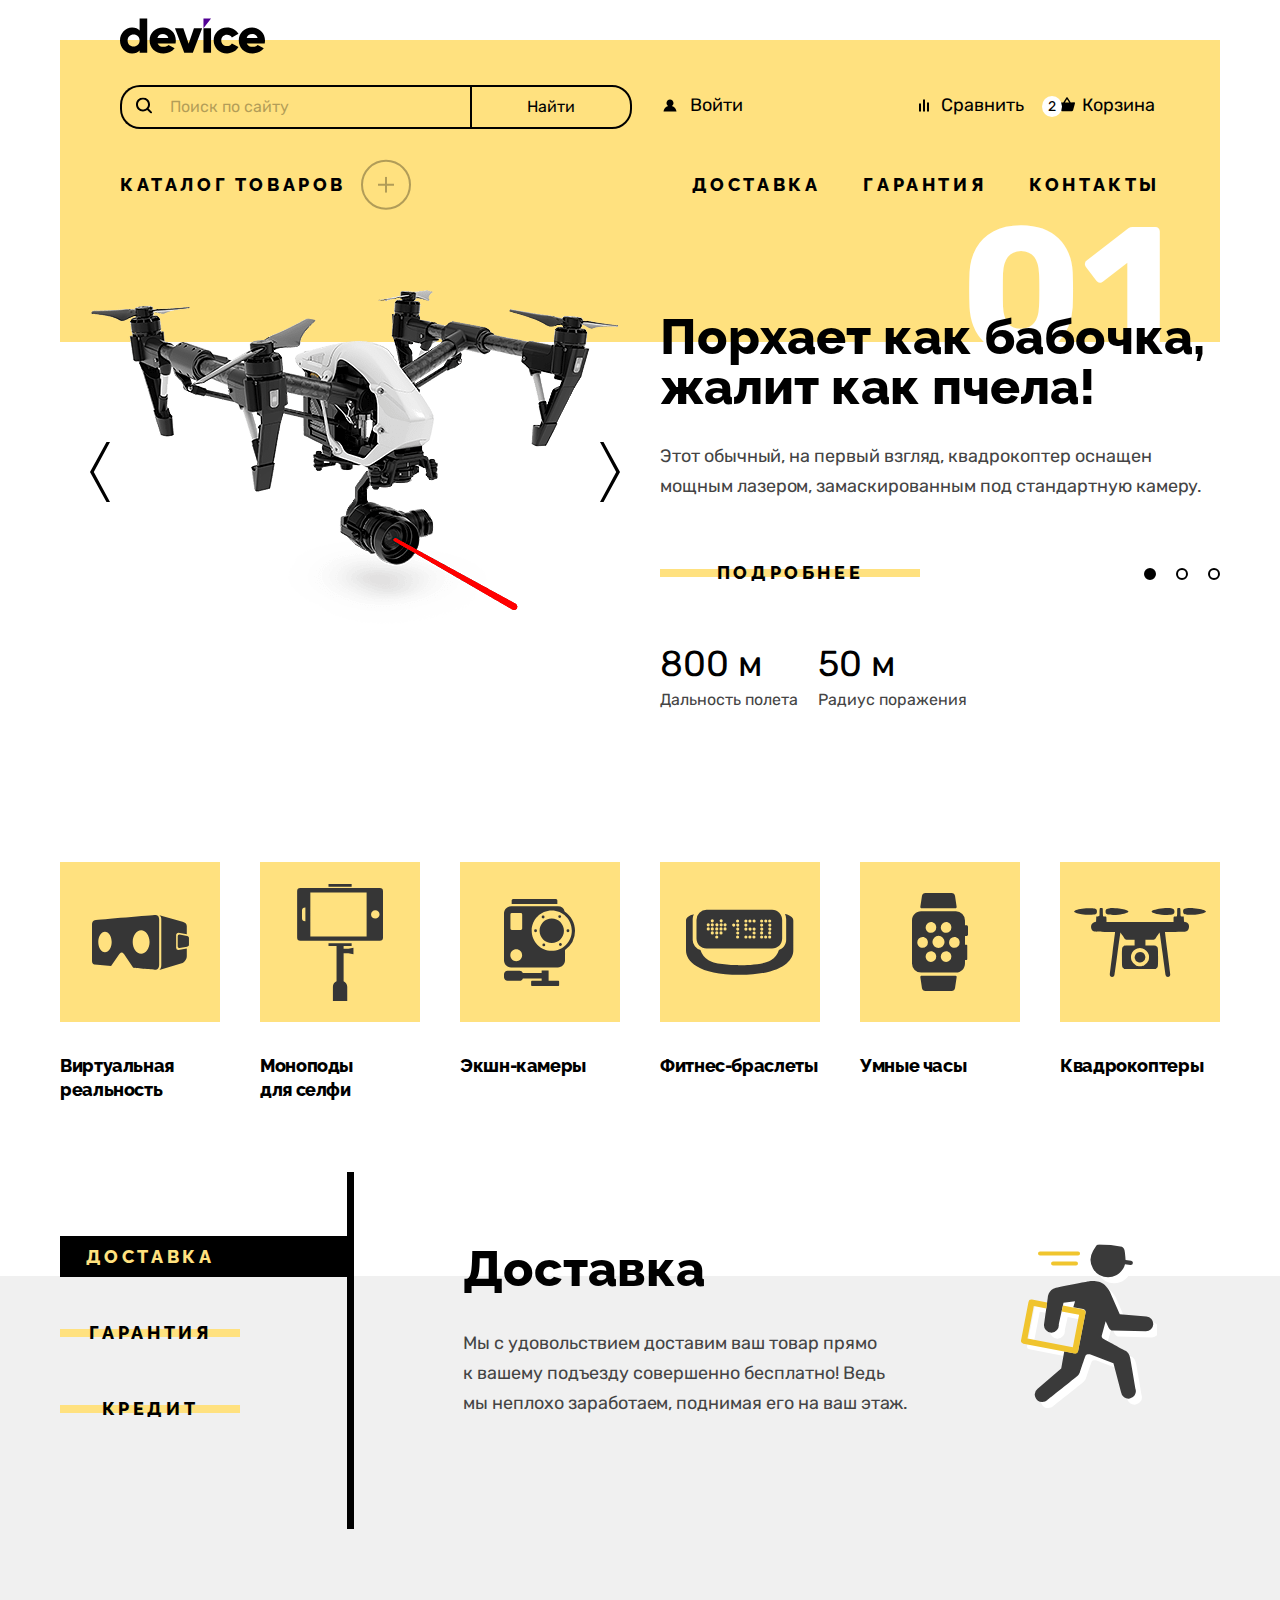
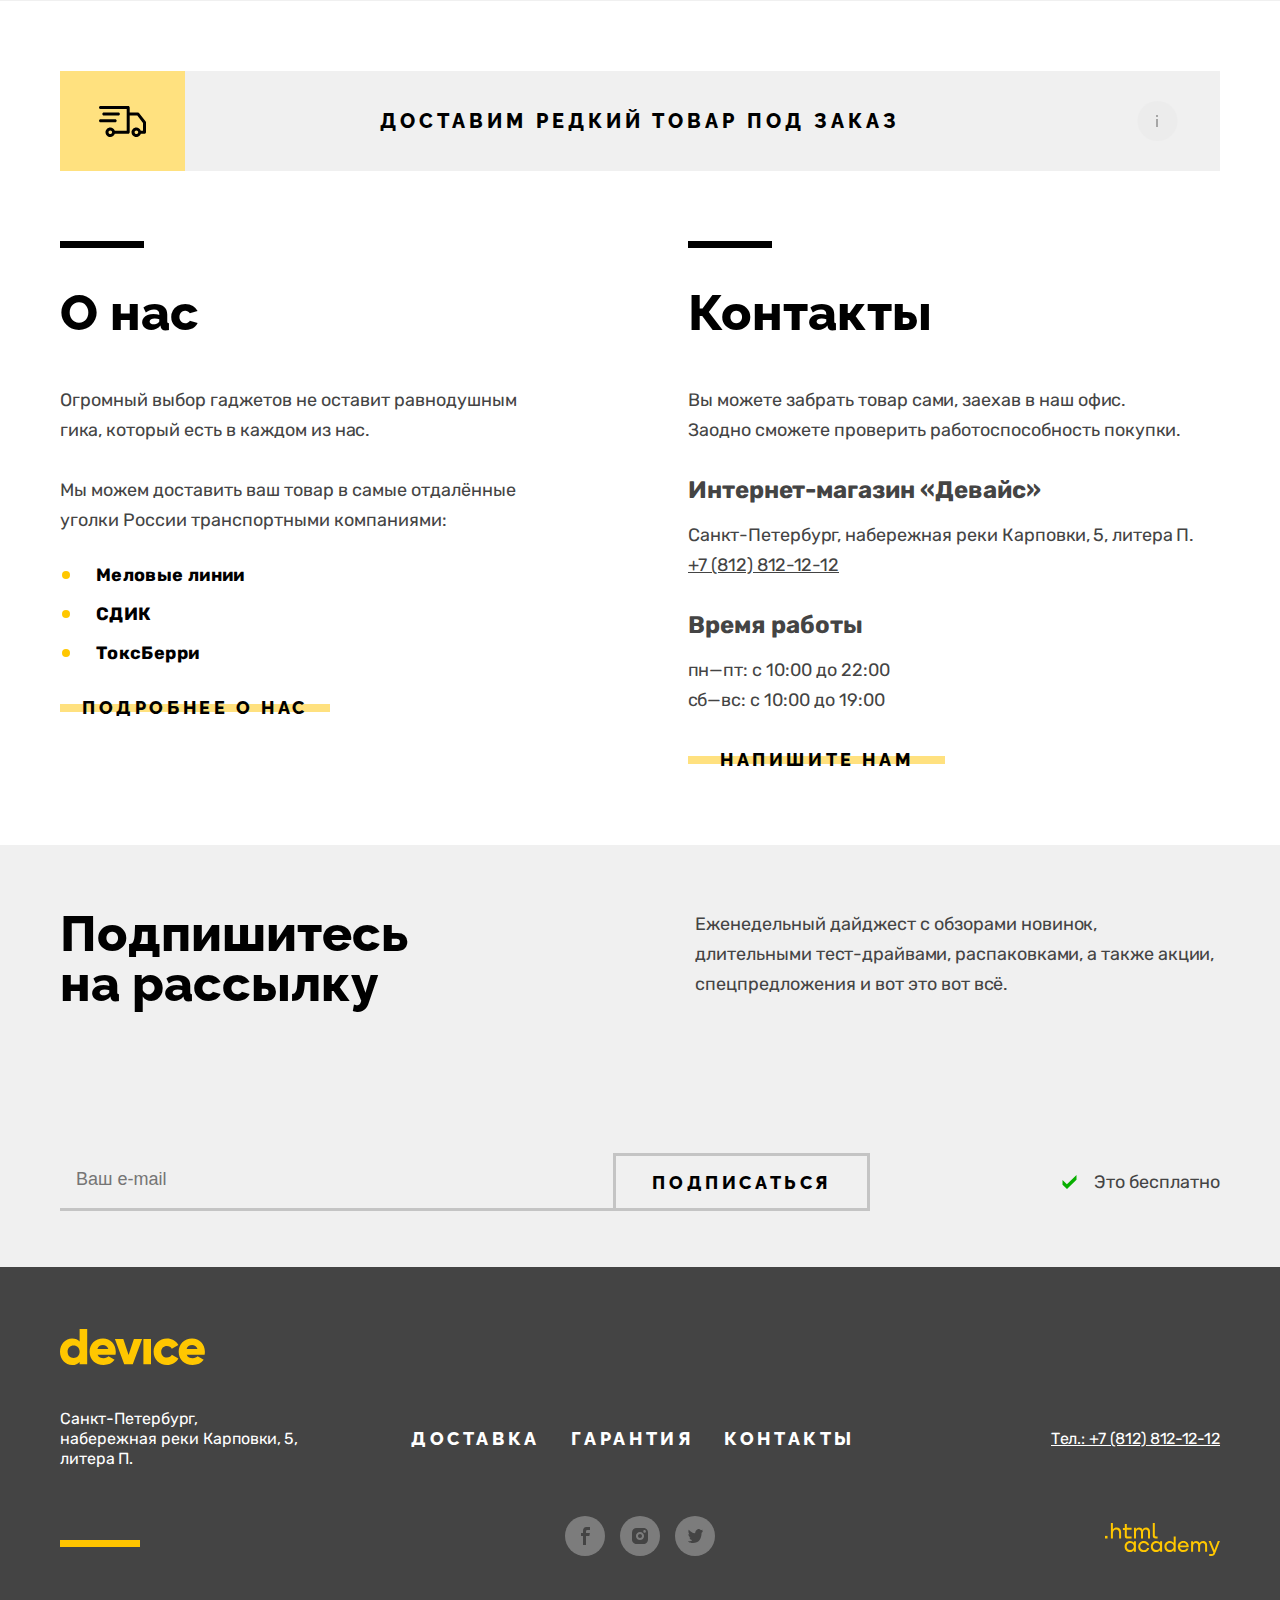
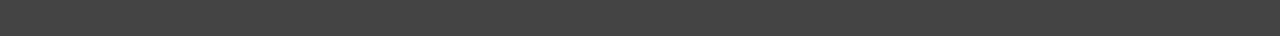
<file: index.html>
<!DOCTYPE html>
<html lang="ru">
  <head>
    <meta charset="utf-8">
    <meta name="viewport" content="width=device-width, initial-scale=1">
    <link href="css/style.css" rel="stylesheet">
    <link rel="icon" href="favicon.ico">
    <link rel="icon" type="image/png" sizes="32x32" href="img/favicon-32.png">
    <title>Магазин гаджетов DEVICE</title>
  </head>
  <body>
    <header class="page-header">
      <nav class="main-navigation">
        <a class="logo-link logo-link-header">
          <img class="logo-img" src="img/header-logo.svg" alt="Логотип Device" width="145" height="36">
        </a>
        <div class="user-menu">
          <form class="search" action="https://echo.htmlacademy.ru/" method="get">
            <label>
              <span class="visually-hidden">Поиск по сайту</span>
              <input type="text" name="search" placeholder="Поиск по сайту">
            </label>
            <div class="submit-button-wrapper">
              <button type="submit">Найти</button>
            </div>
          </form>

          <ul class="navigation-list account-list">
            <li>
              <a class="login" href="#">Войти</a>
            </li>
          </ul>

          <ul class="navigation-list user-tools">
            <li class="navigation-item compare">
              <a class="compare-link" href="#">Сравнить</a>
            </li>
            <li class="navigation-item cart">
              <a class="cart-link" href="#">
                <span class="cart-counter">2</span>Корзина
              </a>
              <div class="popover popover-cart">
                <h2 class="visually-hidden">Корзина</h2>
                <ul class="cart-items-list">
                  <li class="cart-item">
                    <a href="#">
                      <img src="img/cart-product-1.jpg" alt="" width="39" height="43">
                      <h3>Любительская селфи-палка</h3>
                    </a>
                    <button class="cart-delete-button" type="button">
                      <span class="visually-hidden">Удалить из корзины</span>
                    </button>
                  </li>
                  <li class="cart-item">
                    <a href="#">
                      <img src="img/cart-product-2.jpg" alt="" width="39" height="43">
                      <h3>Профессиональная селфи-палка</h3>
                    </a>
                    <button class="cart-delete-button" type="button">
                      <span class="visually-hidden">Удалить из корзины</span>
                    </button>
                  </li>
                </ul>
                <dl class="cart-total">
                  <div class="cart-total-wrapper">
                    <dt>Товаров:</dt>
                    <dd>2</dd>
                  </div>
                  <div class="cart-total-wrapper">
                    <dt>Сумма:</dt>
                    <dd>2000 ₽</dd>
                  </div>
                </dl>
                <a class="button popover-cart-button" href="#">Открыть корзину</a>
              </div>
            </li>
          </ul>
        </div>
        <ul class="info-list">
          <li class="info-item header-catalog">
            <a class="header-catalog-link" href="#">Каталог товаров</a>
            <ul class="submenu">
              <li>
                <a href="#">Виртуальная реальность</a>
              </li>
              <li>
                <a href="catalog.html">Моноподы для селфи</a>
              </li>
              <li>
                <a href="#">Экшн-камеры</a>
              </li>
             <li>
                <a href="#">Фитнес-браслеты</a>
              </li>
             <li>
                <a href="#">Умные часы</a>
              </li>
              <li>
               <a href="#">Квадрокоптеры</a>
              </li>
            </ul>
          </li>
          <li class="info-item">
            <a href="#">Доставка</a>
          </li>
          <li class="info-item">
            <a href="#">Гарантия</a>
          </li>
          <li class="info-item">
             <a href="#">Контакты</a>
          </li>
        </ul>
      </nav>
    </header>

    <main class="main-index main-container">
      <div class="page-wrapper">
       <h1 class="visually-hidden">Магазин гаджетов Device</h1>
        <div class="slider">
          <ul class="slider-list">
            <li class="slider-item">
              <div class="slider-img-wrapper">
                <img class="slider-img" src="img/slider-1.png" alt="Квадрокоптер с лазером." width="560" height="560">
                <div class="slider-buttons">
                  <button class="slider-button slider-button-prev" type="button">
                    <span class="visually-hidden">Предыдущее фото</span>
                  </button>
                 <button class="slider-button slider-button-next" type="button">
                   <span class="visually-hidden">Следующее фото</span>
                 </button>
                </div>
              </div>
              <div class="slider-content-wrapper">
                <b class="slider-title">Порхает как бабочка, жалит как пчела!</b>
                <p class="slider-description">Этот обычный, на первый взгляд, квадрокоптер оснащен мощным лазером, замаскированным под стандартную камеру.</p>
                <dl class="slider-item-character">
                  <div>
                    <dt>Дальность полета</dt>
                    <dd>800 м</dd>
                  </div>
                  <div>
                    <dt>Радиус поражения</dt>
                    <dd>50 м</dd>
                  </div>
                </dl>
                <a class="button slider-item-button" href="#">Подробнее</a>
              </div>
            </li>

           <li class="slider-item" hidden>
              <div class="slider-img-wrapper">
                <img class="slider-img" src="img/slider-2.png" alt="Мотивирующий фитнес-браслет." width="560" height="560">
                <div class="slider-buttons">
                  <button class="slider-button slider-button-prev" type="button">
                    <span class="visually-hidden">Предыдущее фото</span>
                  </button>
                 <button class="slider-button slider-button-next" type="button">
                   <span class="visually-hidden">Следующее фото</span>
                 </button>
                </div>
              </div>
              <div class="slider-content-wrapper">
                <b class="slider-title">Худеем <br> правильно!</b>
                <p class="slider-description">Мотивирующие фитнес-браслеты помогут найти в себе силы не пропускать занятия и соблюдать диету.</p>
                <dl class="slider-item-character">
                  <div>
                    <dt>Без подзарядки</dt>
                    <dd>48 часов</dd>
                  </div>
                </dl>
                <a class="button slider-item-button" href="#">Подробнее</a>
              </div>
            </li>

            <li class="slider-item" hidden>
              <div class="slider-img-wrapper">
                <img class="slider-img" src="img/slider-3.png" alt="Самая длинная палка для селфи." width="560" height="560">
                <div class="slider-buttons">
                  <button class="slider-button slider-button-prev" type="button">
                    <span class="visually-hidden">Предыдущее фото</span>
                  </button>
                 <button class="slider-button slider-button-next" type="button">
                   <span class="visually-hidden">Следующее фото</span>
                 </button>
                </div>
              </div>
              <div class="slider-content-wrapper">
                <b class="slider-title">Делай селфи, <br> как Бен Стиллер!</b>
                <p class="slider-description">Самая длинная палка для селфи доступна в нашем магазине. Восемь (Восемь, Карл!) метров длиной и весом всего 5 кг.</p>
                <dl class="slider-item-character">
                  <div>
                    <dt>Длина палки</dt>
                    <dd>8,5 м</dd>
                  </div>
                  <div>
                    <dt>Вес палки</dt>
                    <dd>5 кг</dd>
                  </div>
                  <div>
                    <dt>Материал</dt>
                    <dd>Карбон</dd>
                  </div>
                </dl>
                <a class="button slider-item-button" href="#">Подробнее</a>
              </div>
            </li>
          </ul>
          <ol class="slider-pagination">
            <li class="slider-pagination-item">
              <button class="slider-pagination-button slider-pagination-button-current" type="button">
                <span class="visually-hidden">Первый слайд</span>
              </button>
            </li>
            <li class="slider-pagination-item">
              <button class="slider-pagination-button" type="button">
                <span class="visually-hidden">Второй слайд</span>
              </button>
            </li>
            <li class="slider-pagination-item">
              <button class="slider-pagination-button" type="button">
                <span class="visually-hidden">Третий слайд</span>
              </button>
            </li>
          </ol>
        </div>
        <section class="catalog">
          <h2 class="visually-hidden">Каталог товаров</h2>
         <ul class="catalog-list">
            <li class="catalog-item catalog_vr">
              <a href="#">Виртуальная реальность</a>
            </li>
            <li class="catalog-item catalog_monopode">
              <a href="catalog.html">Моноподы<br> для селфи</a>
            </li>
            <li class="catalog-item catalog_action-cam">
              <a href="#">Экшн-камеры</a>
            </li>
            <li class="catalog-item catalog_fitness">
              <a href="#">Фитнес-браслеты</a>
            </li>
            <li class="catalog-item catalog_clocks">
              <a href="#">Умные часы</a>
            </li>
            <li class="catalog-item catalog_quadro">
              <a href="#">Квадрокоптеры</a>
            </li>
         </ul>
        </section>
      </div>

      <section class="services">
        <div class="page-wrapper">
         <h2 class="visually-hidden">Услуги</h2>
          <ul class="services-button-list">
            <li class="services-item-active">
              <button class="button services-button services-button-active" type="button">Доставка</button>
            </li>
            <li>
              <button class="button services-button" type="button">Гарантия</button>
            </li>
            <li>
              <button class="button services-button"  type="button">Кредит</button>
            </li>
          </ul>

          <ul class="services-list">
            <li class="services-delivery">
              <h3>Доставка</h3>
              <p class="services-description">Мы с удовольствием доставим ваш товар прямо <br> к вашему подъезду совершенно бесплатно! Ведь <br>
                мы неплохо заработаем, поднимая его на ваш этаж.</p>
            </li>
            <li class="services-guarantee">
              <h3>Гарантия</h3>
              <p class="services-description">Если из-за возгорания купленного у нас товара у ваc сгорит дом — не переживайте, мы выдадим вам новый.
                Товар, не дом, конечно же.</p>
            </li>
            <li class="services-credit">
              <h3>Кредит</h3>
              <p class="services-description">Залезть в долговую яму стало проще! Кредитные консультанты подберут для вас наиболее выгодные условия
                кредита. Выгодные для банка, разумеется.</p>
            </li>
          </ul>
        </div>
      </section>
      <div class="page-wrapper">
        <a class="promo" href="#">Доставим редкий товар под заказ</a>
      </div>

      <div class="main-columns page-wrapper">
        <section class="about">
          <h2 class="about-title">О нас</h2>
          <p class="about-description">Огромный выбор гаджетов не оставит равнодушным гика, который есть в каждом из нас.</p>
          <p class="about-description">Мы можем доставить ваш товар в самые отдалённые уголки России транспортными компаниями:</p>
          <ul class="about-list">
            <li>Меловые линии</li>
            <li>СДИК</li>
            <li>ТоксБерри</li>
          </ul>
          <a class="button about-button" href="#">Подробнее о нас</a>
        </section>

        <section class="contacts">
          <h2 class="contacts-title">Контакты</h2>
          <p class="contacts-description">Вы можете забрать товар сами, заехав в наш офис. Заодно сможете проверить работоспособность покупки.</p>
          <h3 class="contacts-subtitle">Интернет-магазин «Девайс»</h3>
          <address class="contacts-address">
            <p>Санкт-Петербург, набережная реки Карповки, 5, литера П.</p>
            <a class="contacts-phone" href="tel:88128121212">+7 (812) 812-12-12</a>
          </address>
          <h3 class="contacts-subtitle">Время работы</h3>
          <ul class="contacts-schedule">
            <li>пн—пт: с 10:00 до 22:00</li>
            <li>сб—вс: с 10:00 до 19:00</li>
          </ul>

          <a class="button contacts-button" href="#">Напишите нам</a>
        </section>
      </div>

      <section class="newsletter">
        <div class="page-wrapper">
          <div class="newsletter-intro">
            <h2 class="newsletter-title">Подпишитесь на рассылку</h2>
            <p class="newsletter-description">Еженедельный дайджест с обзорами новинок, <br> длительными тест-драйвами, распаковками, а также акции, спецпредложения и вот это вот всё.</p>
          </div>
          <div class="newsletter-form-wrapper">
            <form class="newsletter-form" action="https://echo.htmlacademy.ru/" method="post">
              <label class="visually-hidden" for="newsletter-email">Ваш Email</label>
              <input class="newsletter-email" type="email" name="email" id="newsletter-email" placeholder="Ваш e-mail" required>
              <button type="submit">Подписаться</button>
            </form>
            <p class="newsletter-free">Это бесплатно</p>
          </div>
        </div>
      </section>
    </main>

    <footer class="page-footer">
      <div class="page-wrapper">
        <a class="logo-link footer-logo-link">
          <img class="logo-img" src="img/footer-logo.svg" alt="Логотип Device" width="145" height="36">
        </a>
        <div class="footer-middle">
          <address class="page-footer-address">Санкт-Петербург, набережная реки Карповки, 5, литера П.</address>
          <ul class="footer-info">
            <li>
              <a href="#">Доставка</a>
            </li>
            <li>
              <a href="#">Гарантия</a>
            </li>
            <li>
              <a href="#">Контакты</a>
            </li>
          </ul>
          <a class="footer-phone" href="tel:88128121212">Тел.: +7 (812) 812-12-12</a>
        </div>
        <div class="footer-bottom">
          <ul class="footer-social">
            <li>
              <a class="footer-social-link" href="https://www.facebook.com/htmlacademy">
                <svg aria-hidden="true" focusable="false" width="40" height="40" viewBox="0 0 40 40" fill="none" xmlns="http://www.w3.org/2000/svg" role="img">
                  <circle cx="20" cy="20" r="20" fill="white" fill-opacity="0.3"/>
                  <path d="M22.5 14H25V11H21.6C18.8 11 18 12.7 18 15.2V17H16V20H18V29H21V20H24.3L24.9 17H21V15.5C21 14.7 21.3 14 22.5 14Z" fill="#444444"/>
                </svg>
                <span class="visually-hidden">Фейсбук</span>
              </a>
            </li>
            <li>
              <a class="footer-social-link" href="https://www.instagram.com/htmlacademy/">
                <svg aria-hidden="true" focusable="false" width="40" height="40" viewBox="0 0 40 40" fill="none" xmlns="http://www.w3.org/2000/svg" role="img">
                  <circle cx="20" cy="20" r="20" fill="white" fill-opacity="0.3"/>
                  <path d="M20 22C21.1046 22 22 21.1046 22 20C22 18.8954 21.1046 18 20 18C18.8954 18 18 18.8954 18 20C18 21.1046 18.8954 22 20 22Z" fill="#444444"/>
                  <path d="M26.7 13.3C25.8 12.4 24.7 12 23.3 12H16.7C13.9 12 12 13.9 12 16.7V23.3C12 24.7 12.4 25.9 13.4 26.7C14.3 27.6 15.4 28 16.7 28H23.3C24.7 28 25.9 27.6 26.7 26.7C27.5 25.8 28 24.7 28 23.3V16.7C28 15.3 27.6 14.1 26.7 13.3ZM20 24.1C17.8 24.1 15.9 22.3 15.9 20C15.9 17.7 17.8 15.9 20 15.9C22.2 15.9 24.1 17.7 24.1 20C24.1 22.3 22.2 24.1 20 24.1ZM24.6 16.7C23.9 16.7 23.3 16.2 23.3 15.4C23.3 14.6 23.8 14.1 24.6 14.1C25.3 14.1 25.9 14.7 25.9 15.4C25.9 16.1 25.3 16.7 24.6 16.7Z" fill="#444444"/>
                </svg>
                <span class="visually-hidden">Инстаграм</span></a>
            </li>
            <li>
              <a class="footer-social-link" href="https://twitter.com/htmlacademy_ru">
                <svg aria-hidden="true" focusable="false" width="40" height="40" viewBox="0 0 40 40" fill="none" xmlns="http://www.w3.org/2000/svg" role="img">
                  <circle cx="20" cy="20" r="20" fill="white" fill-opacity="0.3"/>
                  <path d="M22.7 13.1551C24.2 12.6551 25.3 13.4551 25.9 14.2551C26.4 14.0551 27 13.8551 27.6 13.6551C27.6 14.4551 27.1 15.0551 26.8 15.2551C27.5 15.4551 28 14.8551 28 14.8551C27.9 15.7551 27.1 16.5551 26.6 16.7551C26.4 23.0551 23.8 27.1551 17.7 27.0551C17.2 27.0551 17.8 27.0551 17.3 27.0551C17 27.0551 13.6 26.6551 13 25.2551C15 25.4551 16.4 24.8551 17.1 24.1551C16.3 23.8551 14.7 23.7551 14.5 21.3551C14.8 21.5551 15 21.6551 15.6 21.5551C14.5 20.7551 13.3 20.0551 13.4 18.0551C13.7 18.3551 14.3 18.5551 14.6 18.4551C14 18.2551 12.8 15.3551 13.8 13.8551C15.4 15.5551 17.1 17.2551 20.1 17.3551C20.3 15.2551 21.1 13.8551 22.7 13.1551Z" fill="#444444"/>
                </svg>
                <span class="visually-hidden">Твиттер</span></a>
            </li>
          </ul>

          <a class="copyright" href="https://htmlacademy.ru/">
            <span class="visually-hidden">Сделано в HTMLAcademy</span>
            <svg aria-hidden="true" focusable="false" width="115" height="33" viewBox="0 0 115 33" fill="none" xmlns="http://www.w3.org/2000/svg" role="img" aria-label="Логотип HTMLAcademy">
              <path d="M0 12.9V15.5H2.5V12.9H0Z" fill="#FFC700"/>
              <path d="M11.6 4.5C10 4.5 8.8 5.2 8 6.2H7.9V0H5.9V15.5H7.9V10.2C7.9 8.1 9.2 6.6 11.2 6.6C13 6.6 14.1 8 14.1 9.8V15.5H16.1V9.4C16.2 6.4 14.3 4.5 11.6 4.5Z" fill="#FFC700"/>
              <path d="M26.6 4.8H21.8V1.1H19.8V4.9H17.9V6.9H19.8V12.9C19.8 14.6 20.8 15.6 22.5 15.6H26.6V13.6H22.9C22.2 13.6 21.8 13.2 21.8 12.5V6.8H26.6V4.8Z" fill="#FFC700"/>
              <path d="M41.1 4.6C39.5 4.6 38.2 5.4 37.6 6.7H37.5C36.9 5.5 35.7 4.6 34.1 4.6C32.7 4.6 31.6 5.4 31 6.4H30.9V4.8H29V15.4H31V10C31 8 32 6.5 33.6 6.5C35.1 6.5 36 7.5 36 9.1V15.4H38V9.8C38 7.4 39.4 6.5 40.6 6.5C42.1 6.5 43 7.5 43 9.1V15.4H45V8.9C45.1 6.4 43.6 4.6 41.1 4.6Z" fill="#FFC700"/>
              <path d="M47.8 12.7C47.8 14.4 48.8 15.4 50.6 15.4H52.6V13.4H50.9C50.2 13.4 49.8 13 49.8 12.3V0H47.8V12.7Z" fill="#FFC700"/>
              <path d="M28.9 19.7C28 18.6 26.7 17.9 25 17.9C21.9 17.9 19.6 20.2 19.6 23.5C19.6 26.8 21.9 29.1 25 29.1C26.8 29.1 28 28.3 28.8 27.2H28.9V28.8H30.9V18.2H28.9V19.7ZM25.3 27.1C23.1 27.1 21.7 25.5 21.7 23.5C21.7 21.5 23.1 19.9 25.3 19.9C27.5 19.9 28.9 21.5 28.9 23.5C28.9 25.4 27.5 27.1 25.3 27.1Z" fill="#FFC700"/>
              <path d="M44.2 22C43.7 19.6 41.6 17.9 38.8 17.9C35.4 17.9 33.2 20.4 33.2 23.5C33.2 26.6 35.4 29.1 38.8 29.1C41.6 29.1 43.7 27.3 44.2 24.9H42.1C41.7 26.2 40.4 27.2 38.8 27.2C36.6 27.2 35.2 25.6 35.2 23.6C35.2 21.6 36.6 20 38.8 20C40.4 20 41.6 21 42.1 22.2H44.2V22Z" fill="#FFC700"/>
              <path d="M55.1 19.7C54.2 18.6 52.9 17.9 51.2 17.9C48.1 17.9 45.8 20.2 45.8 23.5C45.8 26.8 48.1 29.1 51.2 29.1C53 29.1 54.2 28.3 55 27.2H55.1V28.8H57.1V18.2H55.1V19.7ZM51.5 27.1C49.3 27.1 47.9 25.5 47.9 23.5C47.9 21.5 49.3 19.9 51.5 19.9C53.7 19.9 55.1 21.5 55.1 23.5C55.1 25.4 53.6 27.1 51.5 27.1Z" fill="#FFC700"/>
              <path d="M68.7 19.8C67.8 18.7 66.5 17.9 64.8 17.9C61.7 17.9 59.4 20.2 59.4 23.5C59.4 26.8 61.6 29.1 64.8 29.1C66.5 29.1 67.8 28.3 68.6 27.3H68.7V28.8H70.7V13.4H68.7V19.8ZM65.1 27.1C62.9 27.1 61.5 25.5 61.5 23.5C61.5 21.5 62.9 19.9 65.1 19.9C67.3 19.9 68.7 21.5 68.7 23.5C68.6 25.5 67.2 27.1 65.1 27.1Z" fill="#FFC700"/>
              <path d="M78.3 17.9C75 17.9 72.8 20.4 72.8 23.5C72.8 26.5 74.9 29.1 78.3 29.1C80.8 29.1 82.8 27.8 83.5 25.5H81.4C80.9 26.5 79.8 27.1 78.4 27.1C76.5 27.1 75.1 25.8 75 24.2H83.8C84 20.6 81.8 17.9 78.3 17.9ZM78.3 19.8C80 19.8 81.3 20.8 81.6 22.4H75.1C75.4 20.9 76.6 19.8 78.3 19.8Z" fill="#FFC700"/>
              <path d="M98.2 17.9C96.6 17.9 95.3 18.7 94.6 19.9H94.5C93.9 18.7 92.7 17.9 91.1 17.9C89.7 17.9 88.6 18.6 88 19.7V18.2H86.1V28.8H88.1V23.4C88.1 21.4 89.1 20 90.7 19.9C92.2 19.9 93.1 20.9 93.1 22.5V28.8H95.1V23.2C95.1 20.8 96.5 19.9 97.7 19.9C99.2 19.9 100.1 20.9 100.1 22.5V28.8H102.1V22.3C102.2 19.7 100.7 17.9 98.2 17.9Z" fill="#FFC700"/>
              <path d="M109.4 27L105.8 18.1H103.6L108.4 29.7C108.1 30.6 107.7 30.9 106.7 30.9H104.2V32.9H106.7C108.5 32.9 109.5 32.1 110.2 30.3L114.9 18.1H112.8L109.4 27Z" fill="#FFC700"/>
            </svg>
          </a>
        </div>
      </div>
    </footer>

    <div class="modal-container modal-container-close">
      <section class="modal modal-delivery">
        <h2 class="delivery-title">Доставка под заказ</h2>
        <button class="modal-close" type="button">
          <span class="visually-hidden">Закрыть</span>
       </button>
        <form class="delivery-form" action="https://echo.htmlacademy.ru/" method="post">
          <div class="modal-delivery-wrapper">
            <div class="input-wrapper">
              <label for="delivery-name">Ваше имя:</label>
              <input class="delivery-name" type="text" name="name" id="delivery-name" placeholder="Введите имя">
              <span class="input-help">Добавьте имя</span>
            </div>

            <div class="input-wrapper">
              <label for="delivery-email">Ваш e-mail:</label>
              <input class="delivery-email" type="email" name="email" id="delivery-email"  placeholder="Введите e-mail">
              <span class="input-help input-help-error">Забавный у вас адрес</span>
            </div>
         </div>

          <div class="modal-delivery-wrapper">
            <div class="input-wrapper">
              <label for="delivery-goods">Что нужно привезти:</label>
              <input class="delivery-goods" type="text" name="order" id="delivery-goods" placeholder="В свободной форме">
            </div>

            <div class="input-wrapper">
              <div class="quantity-wrapper quantity-label">
                <label for="quantity">Количество:</label>
                <button class="tooltip-button" type="button">i
                  <span class="visually-hidden">Дополнительная информация про возможное количество</span>
                </button>
                <p class="tooltip-text">Постараемся найти, сколько нужно. Привезём сколько получится по требованиям <br>
            к провозу багажа.</p>
              </div>
              <div class="quantity-wrapper">
                <button class="quantity-button quantity-decrease" type="button">
                  <span class="visually-hidden">Уменьшить количество</span>
                </button>
                <input class="delivery-quantity" type="number" name="quantity" id="quantity" value="1">
                <button class="quantity-button quantity-increase" type="button">
                  <span class="visually-hidden">Увеличить количество</span>
                </button>
              </div>
            </div>
          </div>
          <button class="button delivery-form-button" type="submit">Отправить</button>
        </form>
      </section>
    </div>
  </body>
</html>
</file>
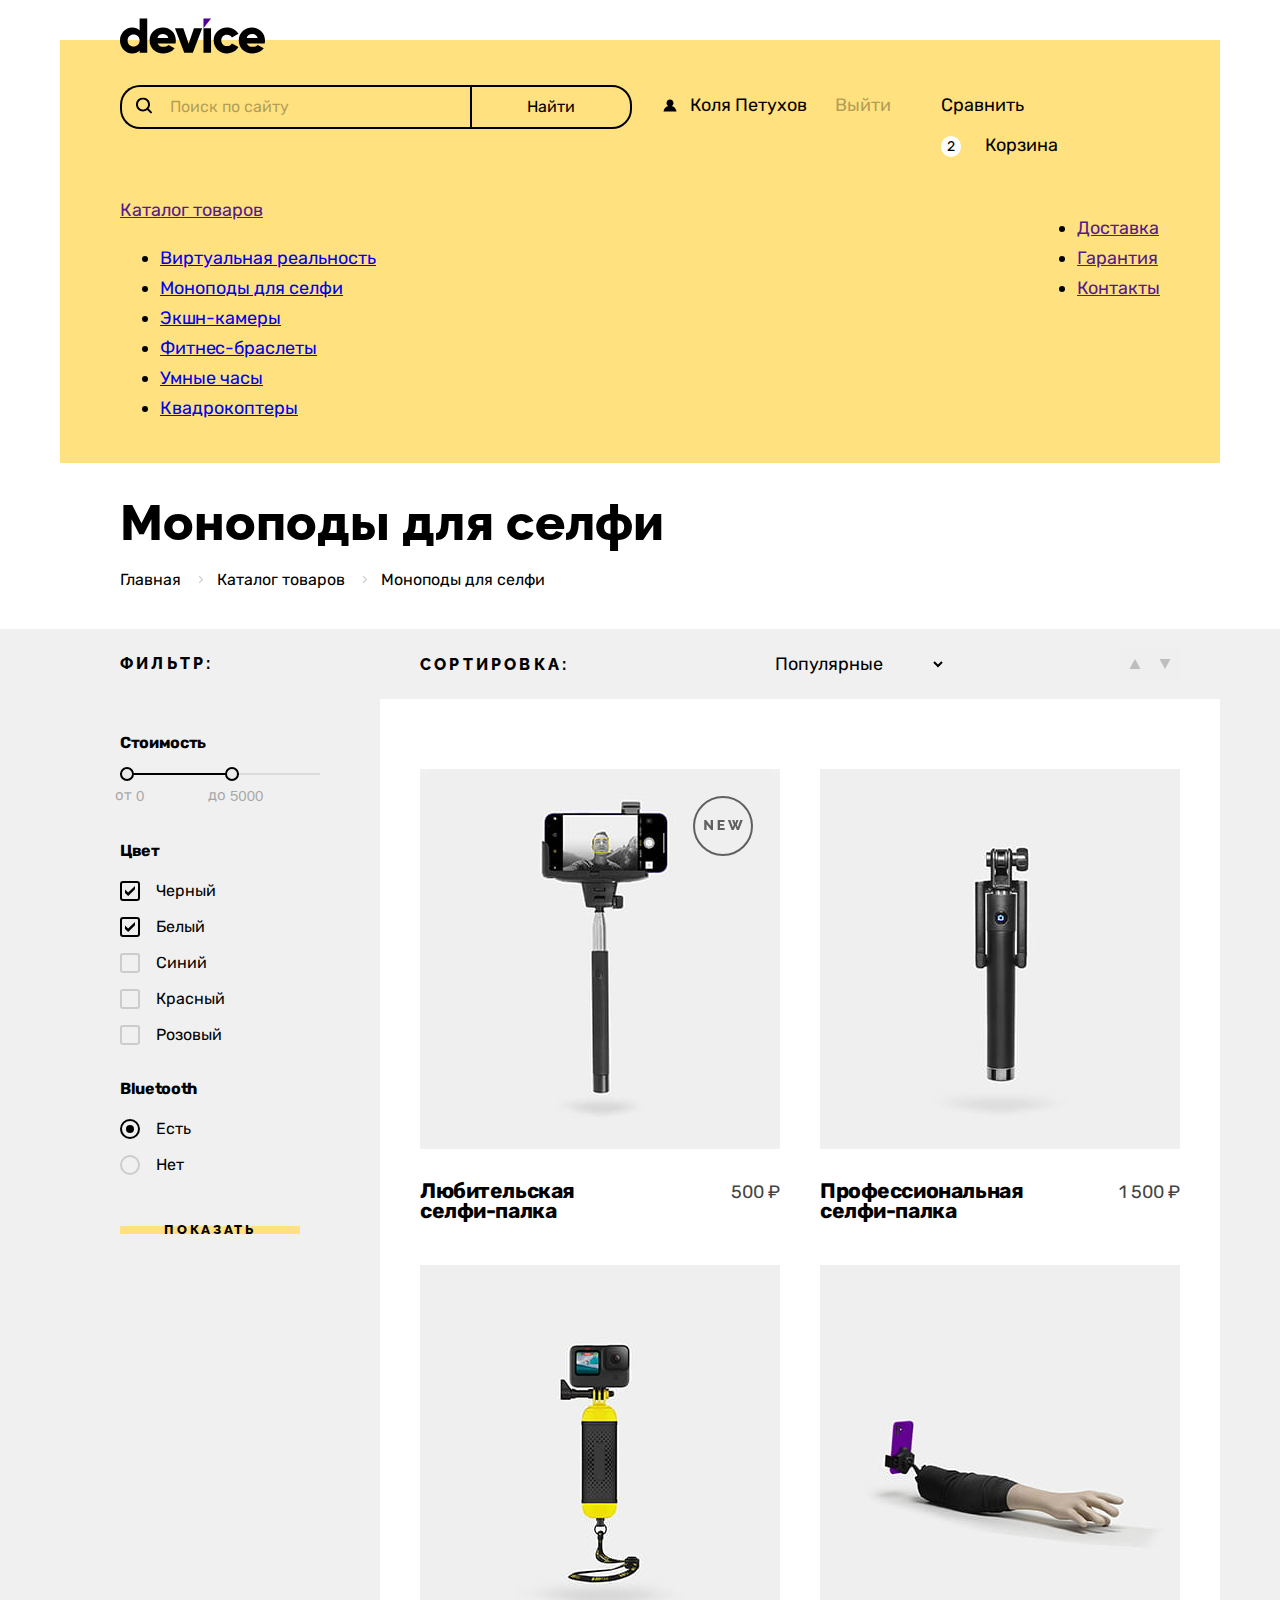
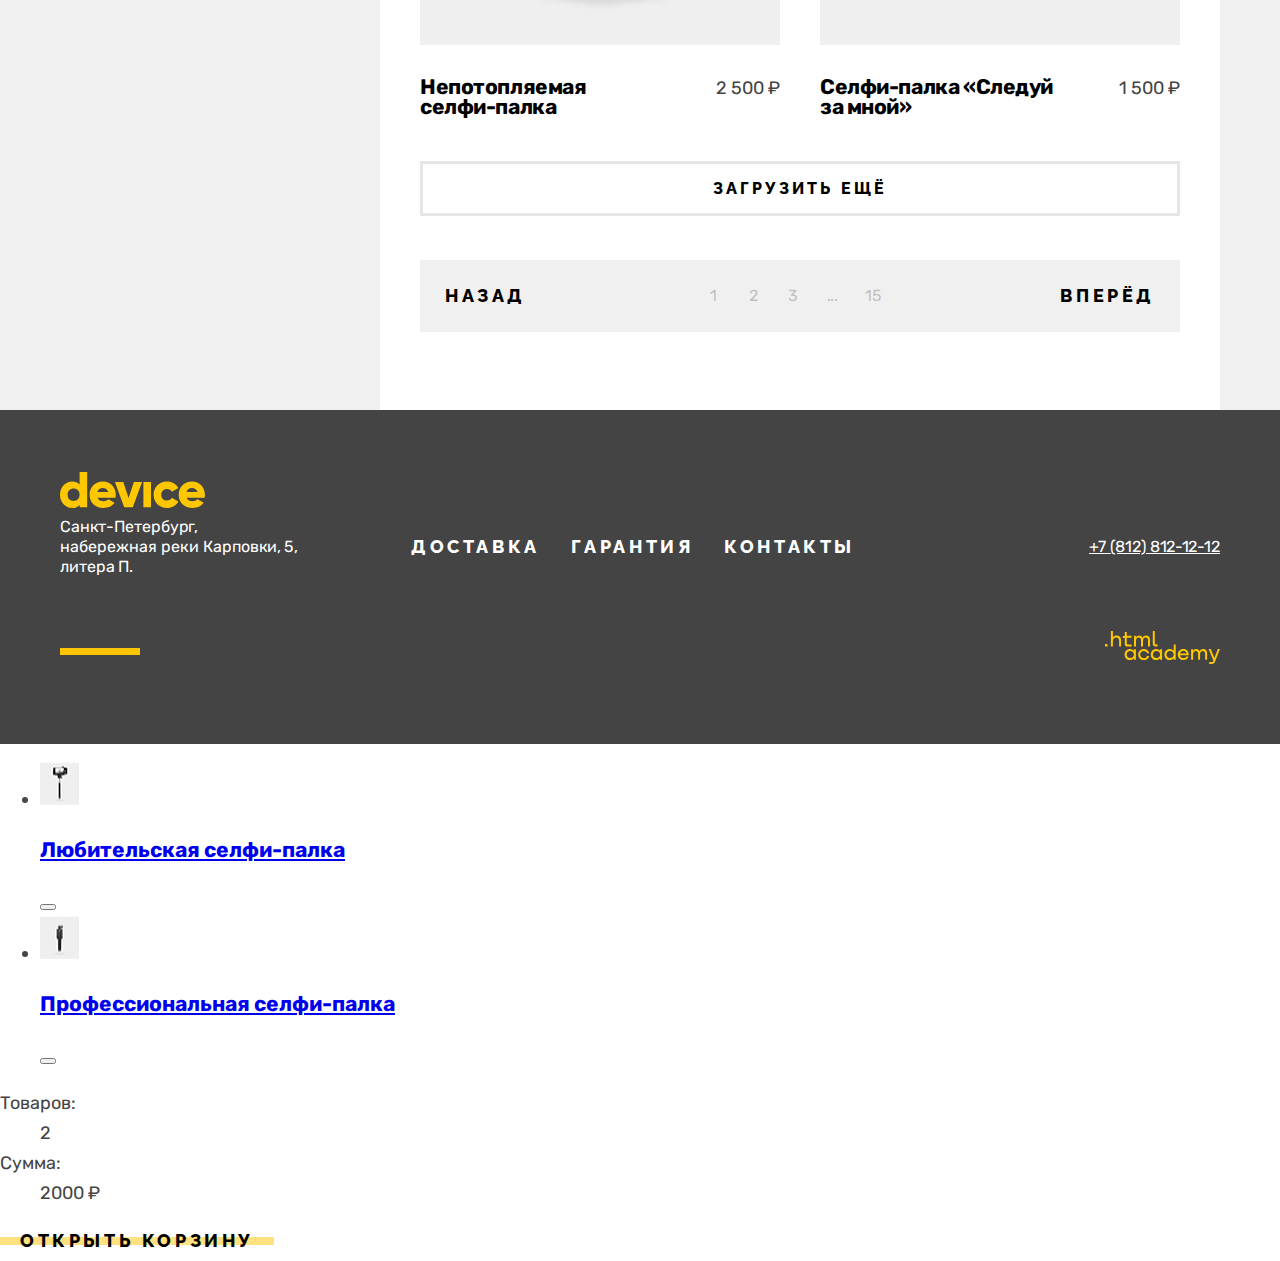
<file: catalog.html>
<!DOCTYPE html>
<html lang="ru">
  <head>
    <meta charset="utf-8">
    <meta name="viewport" content="width=device-width, initial-scale=1">
    <link href="css/style.css" rel="stylesheet">
    <title>Магазин гаджетов DEVICE</title>
  </head>
  <body>
    <header class="page-header">
      <nav class="main-navigation">
        <a class="logo-link logo-link-header" href="index.html">
          <img class="logo-img" src="img/header-logo.svg" alt="Логотип Device" width="145" height="36">
        </a>
        <div class="user-menu">
          <form action="https://echo.htmlacademy.ru/" method="get" class="search">
            <label>
              <span class="visually-hidden">Поиск по сайту</span>
              <input type="text" name="search" placeholder="Поиск по сайту">
            </label>
            <div class="submit-button-wrapper">
              <button type="submit">
                Найти
              </button>
            </div>
          </form>

          <ul class="navigation-list account-list">
            <li>
              <a class="login" href="#">Коля Петухов</a>
            </li>
            <li>
              <a class="logout" href="#">Выйти</a>
            </li>
          </ul>

          <ul class="navigation-list user-tools">
            <li>
              <a class="compare" href="#">Сравнить</a>
            </li>
            <li>
              <a class="cart" href="#">
                <span class="cart-counter">2</span>
                Корзина
              </a>
            </li>
          </ul>
        </div>
        <div class="user-menu">
          <div class="header-catalog-wrapper">
            <a class="header-catalog-title" href="">Каталог товаров</a>
            <ul class="header-catalog">
              <li>
                <a href="#">Виртуальная реальность</a>
              </li>
              <li>
                <a href="catalog.html">Моноподы для селфи</a>
              </li>
              <li>
                <a href="#">Экшн-камеры</a>
              </li>
             <li>
                <a href="#">Фитнес-браслеты</a>
              </li>
             <li>
                <a href="#">Умные часы</a>
              </li>
              <li>
               <a href="#">Квадрокоптеры</a>
              </li>
            </ul>
          </div>
          <ul class="header-info">
            <li>
              <a href="">Доставка</a>
            </li>
            <li>
             <a href="">Гарантия</a>
            </li>
           <li>
              <a href="">Контакты</a>
            </li>
          </ul>
        </div>
      </nav>
    </header>

    <main class="main-inner main-container">
      <div class="inner-container">
        <h1 class="page-title">Моноподы для селфи</h1>
        <ul class="breadcrumbs">
          <li>
            <a href="index.html">Главная</a>
          </li>
          <li>
            <a href="#">Каталог товаров</a>
          </li>
          <li>
            <a href="#">Моноподы для селфи</a>
          </li>
        </ul>
      </div>
      <section class="catalog-products">
        <div class="inner-columns">
          <h2 class="visually-hidden">Список товаров с фильтрами</h2>
          <form class="catalog-filter" action="https://echo.htmlacademy.ru/" method="get">
            <h3 class="form-title">Фильтр:</h3>
            <fieldset class="catalog-filter-group filter-price">
              <legend>Стоимость</legend>
              <div class="range-scale">
                <div class="range-bar" style="left: 0; right: 81px">
                  <button type="button" class="range-toggle toggle-min">
                    <span class="visually-hidden">Изменить минимальную цену</span>
                  </button>

                  <button type="button" class="range-toggle toggle-max">
                    <span class="visually-hidden">Изменить максимальную цену</span>
                  </button>
                </div>
              </div>
              <div class="range-inputs-wrapper">
                <label class="range-input-min"> от
                  <input type="number" name="min-price" placeholder="0">
                </label>

                <label class="range-input-max"> до
                  <input type="number" name="max-price" placeholder="5000">
                </label>
              </div>
            </fieldset>
            <fieldset class="catalog-filter-group filter-color">
              <legend>Цвет</legend>
              <ul class="catalog-filter-list color-list">
                <li>
                  <label class="control">
                    <input class="visually-hidden control-input" type="checkbox" name="color-black" checked>
                    <span class="control-mark"></span>
                    <span class="control-label">Черный</span>
                  </label>
                </li>
                <li>
                  <label class="control">
                    <input class="visually-hidden control-input" type="checkbox" name="color-white" checked>
                    <span class="control-mark"></span>
                    <span class="control-label">Белый</span>
                  </label>
                </li>
                <li>
                  <label class="control">
                    <input class="visually-hidden control-input" type="checkbox" name="color-blue">
                    <span class="control-mark"></span>
                    <span class="control-label">Синий</span>
                  </label>
                </li>
                <li>
                  <label class="control">
                    <input class="visually-hidden control-input" type="checkbox" name="color-red">
                    <span class="control-mark"></span>
                    <span class="control-label">Красный</span>
                  </label>
                </li>
                <li>
                  <label class="control">
                    <input class="visually-hidden control-input" type="checkbox" name="color-pink">
                    <span class="control-mark"></span>
                    <span class="control-label">Розовый</span>
                  </label>
                </li>
              </ul>
            </fieldset>
            <fieldset class="catalog-filter-group filter-bluetooth">
              <legend>Bluetooth</legend>
              <ul class="catalog-filter-list bluetooth-list">
                <li>
                  <label class="control">
                    <input class="visually-hidden control-input" type="radio" name="bluetooth" value="yes" checked>
                    <span class="control-mark"></span>
                    <span class="control-label">Есть</span>
                  </label>
                </li>
                <li>
                  <label class="control">
                    <input class="visually-hidden control-input"  type="radio" name="bluetooth" value="no">
                    <span class="control-mark"></span>
                    <span class="control-label">Нет</span>
                  </label>
                </li>
              </ul>
            </fieldset>
            <button class="button" type="submit">Показать</button>
          </form>
          <div class="catalog-columns">
            <div class="sorting-wrapper">
              <form class="sorting" action="https://echo.htmlacademy.ru/" method="get">
                <label class="form-title" for="sorting">Сортировка:</label>
                <select id="sorting" name="sorting" class="sorting-control">
                  <option value="sorting-popular">Популярные</option>
                  <option value="sorting-cheap">Сначала дешевые</option>
                  <option value="sorting-expensive">Сначала дорогие</option>
                </select>
              </form>
              <button class="sorting-button sorting-button-cheap">
                <span class="visually-hidden">Сначала дешевые</span>
              </button>
              <button class="sorting-button sorting-button-expensive">
                <span class="visually-hidden">Сначала дорогие</span>
              </button>
            </div>

            <div class="products-list-wrapper">
              <ul class="products-list">
                <li class="products-item products-item-new" tabindex="0">
                  <img class="product-image" src="img/catalog-1.jpg" alt="" width="360" height="380">
                  <div class="product-description">
                    <h3 class="product-title">Любительская <br> селфи-палка</h3>
                    <b class="product-price">500 ₽</b>
                  </div>
                  <a href="#" class="button product-button">Подробнее</a>
                </li>
                <li class="products-item" tabindex="0">
                  <img class="product-image"  src="img/catalog-2.jpg" alt="" width="360" height="380">
                  <div class="product-description">
                    <h3 class="product-title">Профессиональная селфи-палка</h3>
                    <b class="product-price">1 500 ₽</b>
                  </div>

                  <a href="#" class="button product-button">Подробнее</a>
                </li>
                <li class="products-item" tabindex="0">
                  <img class="product-image"  src="img/catalog-3.jpg" alt="" width="360" height="380">
                  <div class="product-description">
                    <h3 class="product-title">Непотопляемая
                      селфи-палка</h3>
                      <b class="product-price">2 500 ₽</b>
                    </div>
                  <a href="#" class="button product-button">Подробнее</a>
                </li>
                <li class="products-item" tabindex="0">
                  <img class="product-image"  src="img/catalog-4.jpg" alt="Селфи-палка в виде руки" width="360" height="380">
                  <div class="product-description">
                    <h3 class="product-title">Селфи-палка «Следуй за мной»</h3>
                    <b class="product-price">1 500 ₽</b>
                  </div>
                  <a href="#" class="button product-button">Подробнее</a>
                </li>
              </ul>
              <button class="load-more" type="button">Загрузить ещё</button>

              <ul class="pagination">
                <li class="pagination-prev pagination-disabled">
                  <a href="#">Назад</a>
                </li>
                <li class="pagination-item pagination-current">
                  <a href="#">1</a>
                </li>
                <li class="pagination-item">
                  <a href="#">2</a>
                </li>
                <li class="pagination-item">
                  <a href="#">3</a>
                </li>
                <li class="pagination-item">
                  <a>...</a>
                </li>
                <li class="pagination-item">
                  <a href="#">15</a>
                </li>
                <li class="pagination-next">
                  <a href="#">Вперёд</a>
                </li>
              </ul>
            </div>
          </div>
        </div>
      </section>
    </main>

    <footer class="page-footer">
      <div class="page-wrapper">
        <a class="logo-link" href="index.html">
          <img class="logo-img" src="img/footer-logo.svg" alt="Логотип Device" width="145" height="36">
        </a>
        <div class="footer-middle">
          <address class="page-footer-address">
            Санкт-Петербург, набережная реки Карповки, 5, литера П.
          </address>
          <ul class="footer-info">
            <li>
              <a href="#">Доставка</a>
            </li>
            <li>
              <a href="#">Гарантия</a>
            </li>
            <li>
              <a href="#">Контакты</a>
            </li>
          </ul>
          <a class="footer-phone" href="tel:88128121212">+7 (812) 812-12-12</a>
        </div>
        <div class="footer-bottom">
          <ul class="footer-social">
            <li>
              <a href="#"><span class="visually-hidden">Фейсбук</span></a>
            </li>
            <li>
              <a href="#"><span class="visually-hidden">Инстаграм</span></a>
            </li>
            <li>
              <a href="#"><span class="visually-hidden">Твиттер</span></a>
            </li>
          </ul>

          <a class="copyright" href="#">
            <img src="img/htmlacademy.svg" alt="htmlacademy" width="115" height="33">
          </a>
        </div>
      </div>
    </footer>


    <section class="modal-cart">
      <h2 class="visually-hidden">Корзина</h2>
      <ul class="cart-products">
        <li>
          <a href="#">
            <img src="img/cart-product-1.jpg" alt="" width="39" height="43">
            <h3>Любительская селфи-палка</h3>
          </a>
            <button type="button">
              <span class="visually-hidden">Удалить</span>
            </button>
        </li>
        <li>
          <a href="#">
            <img src="img/cart-product-2.jpg" alt="" width="39" height="43">
            <h3>Профессиональная селфи-палка</h3>
          </a>
            <button type="button">
              <span class="visually-hidden">Удалить</span>
            </button>
        </li>
      </ul>
      <dl>
        <dt>Товаров:</dt>
        <dd>2</dd>

        <dt>Сумма:</dt>
        <dd>2000 ₽</dd>
      </dl>
      <a class="button modal-cart-button" href="#">Открыть корзину</a>
    </section>
  </body>
</html>
</file>
<file: css/style.css>
@font-face {
  font-family: "Raleway";
  font-style: normal;
  font-weight: 800;
  src: url("../fonts/raleway/raleway-800.woff2") format("woff2");
  font-display: swap;
}

@font-face {
  font-family: "Rubik";
  font-style: normal;
  font-weight: 400;
  src: url("../fonts/rubik/rubik-400.woff2") format("woff2");
  font-display: swap;
}

@font-face {
  font-family: "Rubik";
  font-style: normal;
  font-weight: 700;
  src: url("../fonts/rubik/rubik-700.woff2") format("woff2");
  font-display: swap;
}

html {
  height: 100%;
}

body {
  display: flex;
  flex-direction: column;
  min-height: 100%;
  margin: 0;
  font-family: "Rubik", "Arial", sans-serif;
  font-size: 18px;
  line-height: 30px;
  color: #444444;
}

.button {
  position: relative;
  z-index: 1;
  padding: 10px 20px;
  min-width: 180px;
  font-family: "Raleway", "Arial", sans-serif;
  font-weight: 800;
  line-height: 21px;
  color: #000000;
  text-align: center;
  text-transform: uppercase;
  letter-spacing: 0.2em;
  text-decoration: none;
  background-color: transparent;
  border: none;
  cursor: pointer;
}

.button::after {
  content: "";
  width: 100%;
  height: 8px;
  position: absolute;
  left: 0%;
  top: 50%;
  margin-top: -4px;
  background-color: #ffe17f;
  z-index: -1;
}

.button:hover::after {
  height: 40px;
  margin-top: -20px;
}

.button:focus-visible {
  outline: 2px solid #af4fff;
}

.button:active::after {
  background-color: #ffcc33;
}

.button:disabled {
  opacity: 0.3;
}

.visually-hidden {
  position: absolute;
  width: 1px;
  height: 1px;
  margin: -1px;
  padding: 0;
  border: 0;
  clip: rect(0 0 0 0);
  overflow: hidden;
}

.page-header {
  background-color: #ffe17f;
  width: 1160px;
  margin: 0 auto;
  margin-top: 40px;
  /* min-height: 300px; */
}

.main-navigation {
  color: #000000;
  width: 1040px;
  margin: 0 auto;
  padding-top: 45px;
  padding-bottom: 22px;
}

.logo-link {
  /* margin-bottom: 30px; */
  display: block;
}

.logo-link:hover {
  opacity: 0.6;
}

.logo-link:focus-visible {
  outline: 2px solid #7b61ff;
}

.logo-link:active {
  opacity: 0.3;
}

.logo-link-header {
  /* margin-bottom: 30px; */
  position: absolute;
  top: 18px;
}

.user-menu {
  display: flex;
  justify-content: space-between;
}

.user-menu:not(:last-child) {
  margin-bottom: 30px;
}

.search {
  width: 517px;
  margin-right: 26px;
  display: flex;
  position: relative;
}

.search input {
  background-color: inherit;
  box-sizing: border-box;
  width: 350px;
  padding: 10px 16px 10px 48px;
  border: 2px solid #000000;
  border-radius: 20px 0 0 20px;
  font-size: 16px;
  line-height: 20px;
  border-right: none;
  outline: none;
}

.search label:focus-within {
  outline: 2px solid #af4fff;
  outline-offset: 2px;
}

.search input:disabled {
  opacity: 0.3;
}

.search::before {
  content: "";
  width: 16px;
  height: 17px;
  background-image: url("../img/search.svg");
  position: absolute;
  top: 12px;
  left: 16px;
}

.search button {
  font-family: inherit;
  font-size: 16px;
  color: inherit;
  background-color: inherit;
  line-height: 20px;
  text-align: center;
  padding: 10px 55px;
  border: 2px solid #000000;
  border-radius: 0 20px 20px 0;
  border-collapse: collapse;
  outline: none;
}

.search button:hover {
  color: #ffffff;
  background-color: #000000;
}

.submit-button-wrapper:focus-within {
  outline: 2px solid #af4fff;
  outline-offset: 2px;
}

.search button:active {
  color: rgba(255, 255, 255, 0.3);
}

.search button:disabled {
  opacity: 0.3;
}

.search input::-webkit-input-placeholder {
  font-family: "Rubik", "Arial", sans-serif;
  font-size: 16px;
  color: inherit;
  opacity: 0.3;
}

.navigation-list {
  margin: 0;
  padding: 0;
  list-style-type: none;
  display: flex;
  flex-wrap: wrap;
  /* justify-content: flex-end; */
}

.account-list {
  width: 231px;
}

.user-tools {
  width: 241px;
  margin-left: auto;
}

.navigation-list a {
  color: inherit;
  text-decoration: none;
  display: block;
  padding: 5px 0px 5px 22px;
}

.navigation-list a {
  position: relative;
}

.navigation-list .logout {
  opacity: 0.3;
  padding-left: 0;
}

.navigation-list a:hover {
  opacity: 0.6;
}

.navigation-list a:focus-visible {
  outline: 2px solid #af4fff;
}

.navigation-list a:active {
  opacity: 0.3;
}

/* .navigation-list a::before {
  content: "";
  position: absolute;
  top: 50%;
  left: 0;
} */

.navigation-list .login {
  padding-left: 27px;
}

.navigation-list .compare-link {
  padding-left: 22px;
}


.login {
  /* width: 13px;
  height: 12px; */
  /* margin-top: -6px; */
  background-image: url("../img/login.svg");
  background-repeat: no-repeat;
  background-position: 0% 50%;
}

.compare-link {
  /* width: 10px;
  height: 12px;
  margin-top: -6px; */
  background-image: url("../img/compare.svg");
  background-repeat: no-repeat;
  background-position: 0% 50%;
}

.navigation-list .cart-link {
  /* content: "";
  width: 16px;
  height: 14px;
  margin-top: -7px; */
  padding-left: 0;
  background-image: url("../img/cart.svg");
  background-repeat: no-repeat;
  background-position: 17px 12px;
  position: relative;
  /* left: 15px; */
}

.cart-counter {
  margin-right: 20px;
  background-color: #ffffff;
  border-radius: 50%;
  padding: 2px 6px;
  font-size: 14px;
  line-height: 14px;
  position: relative;
  z-index: 1;
}

.cart {
  position: relative;
}

.popover-cart {
  background-color: #000000;
  color: #ffffff;
  width: 320px;
  font-size: 16px;
  line-height: 20px;
  /* min-height: 217px; */
  position: absolute;
  z-index: 2;
  top: calc(100% + 6px);
  right: -80px;
  box-sizing: border-box;

  display: none;
}

.cart-items-list {
  margin: 0;
  padding: 0;
  list-style-type: none;
}

.cart-items-list .cart-item {
  padding: 20px;
  display: flex;
  margin: 0;
}

.cart-item + .cart-item {
  border-top: 1px solid rgba(255, 255, 255, 0.1);
}

.cart-item a {
  padding: 0;
  color: inherit;
  font-size: 16px;
  line-height: 20px;
  text-decoration: none;
  display: flex;
}

.cart-item img {
  margin-right: 23px;
}

.cart-item h3 {
  font-weight: 400;
  font-size: 16px;
  line-height: 20px;
  margin: 0;
  max-width: 170px;
}

.cart-delete-button {
  margin-left: auto;
  border: none;
  outline: none;
  width: 20px;
  height: 20px;
  background-image: url("../img/cross.svg");
  background-repeat: no-repeat;
  background-position: 50%;
  background-color: transparent;
  position: relative;
  top: -5px;
  right: -5px;
  cursor: pointer;
}

.cart-delete-button:hover {
  opacity: 0.6;
}

.cart-delete-button:active {
  opacity: 0.3;
}

.cart-delete-button:focus {
  outline: 2px solid #af4fff;
  outline-offset: 2px;
}

.cart-total {
  background-color: #1a1a1a;
  padding: 20px;
  display: flex;
  justify-content: space-between;
}

.cart-total-wrapper {
  display: flex;
}

.cart-total dt {
  margin-right: 5px;
}

.cart-total dd {
  margin: 0;
}

.popover-cart .popover-cart-button {
  color: #000000;
  background-color: #ffffff;
  margin: 20px;
  display: block;
  padding: 15px 23px;
}

.popover-cart-button::after {
  display: none;
}

.popover-cart .popover-cart-button:hover {
  background-color: #ffe17f;
  color: #000000;
  opacity: 1;
}

.popover-cart .popover-cart-button:active {
  background-color: #ffe17f;
  color: rgba(0, 0, 0, 0.6);
  opacity: 1;
}

.popover-cart .popover-cart-button:focus {
  outline: 2px solid #af4fff;
  outline-offset: 2px;
}

.popover-cart .popover-cart-button:disabled {
  color: rgba(0, 0, 0, 0.3);
}

.popover-cart::before {
  content: "";
  width: 14px;
  height: 6px;
  background-image: url("../img/tooltip-triangle.svg");
  background-repeat: no-repeat;
  position: absolute;
  top: -5px;
  left: 153px;
}

.navigation-list .check-out-btn {
  padding-left: 15px;
}

.account-list li {
  margin-right: 28px;
}

.user-tools li {
  margin-right: 18px;
}

.navigation-list li:last-child {
  margin-right: 0;
}

 .info-list {
  list-style-type: none;
  margin: 0;
  padding: 0;
  display: flex;
  flex-wrap: wrap;
  align-items: center;
}

.info-item:not(:last-child) {
  margin-right: 43px;
}

.info-item > a {
  color: inherit;
  font-family: "Raleway", "Arial", sans-serif;
  font-size: 18px;
  line-height: 21px;
  text-decoration: none;
  text-transform: uppercase;
  letter-spacing: 0.2em;
}

.info-item a:not(.header-catalog-link):hover {
  opacity: 0.6;
}

.info-item a:not(.header-catalog-link):active {
  opacity: 0.3;
}

.info-item a:not(.header-catalog-link):focus {
  outline: 2px solid #af4fff;
  outline-offset: 2px;
}

.info-list .header-catalog {
  margin-right: auto;
  position: relative;
  z-index: 2;
}

.header-catalog-link {
  display: flex;
  align-items: center;
}

.header-catalog-link:focus {
  outline: 2px solid #af4fff;
  outline-offset: 2px;
}

.header-catalog-link::after {
  content: "";
  width: 50px;
  height: 51px;
  background-image: url("../img/catalog-closed.svg");
  background-repeat: no-repeat;
  opacity: 0.3;
  display: block;
  margin-left: 15px;
}

.header-catalog-link:hover::after {
  opacity: 1;
}



.header-catalog:focus-within .header-catalog-link::after {
  background-image: url("../img/catalog-opened.svg");
}

.submenu {
  margin: 0 auto;
  width: 1040px;
  padding: 0 60px;
  list-style-type: none;
  display: none;
  position: absolute;
  top: 55px;
  left: -60px;
  z-index: 1;
  background-color: #ffe17f;
  grid-template-columns: 200px 160px 200px;
  grid-template-rows: repeat(3, min-content);
  column-gap: 52px;
  min-height: 145px;
}

.header-catalog:focus-within .submenu {
  display: grid;
}

.submenu a {
  color: inherit;
  font-size: 16px;
  font-weight: 400;
  line-height: 18px;
  text-decoration: none;
}

.submenu li:nth-child(2),
.submenu li:nth-child(3) {
  grid-column: 1;
}

.submenu li:nth-child(4),
.submenu li:nth-child(5) {
  grid-column: 2;
}

.submenu li:nth-child(4) {
  grid-row: 1;
}

.submenu li:nth-child(5) {
  grid-row: 2;
}

.submenu li:nth-child(6) {
  grid-column: 3;
  grid-row: 1;
}

.sub-menu-active,
.info-item-active {
  position: relative;
}

.sub-menu-active::after,
.info-item-active::after {
  content: "";
  width: 100%;
  background-color: #000000;
  position: absolute;
  left: 0;
}

.info-item-active::after {
  height: 2px;
  bottom: -6px;
}

.sub-menu-active::after {
  height: 1px;
  bottom: -2px;
}

.main-container {
  flex-grow: 1;
}

.page-wrapper {
  width: 1160px;
  margin: 0 auto;
  /* padding-left: 140px;
  padding-right: 140px; */
}

.slider {
  margin-bottom: 70px;
  position: relative;
}

.slider-list {
  margin: 0;
  padding: 0;
  counter-reset: slider 0;
}

.slider-item {
  display: flex;
  justify-content: space-between;
  background-image: linear-gradient(#FFE17F 110px, #ffffff 110px);
  position: relative;
  counter-increment: slider 1;
}

.slider-item::before {
  content: "0" counter(slider);
  color: #ffffff;
  font-family: "Rubik", "Arial", sans-serif;
  font-size: 180px;
  font-weight: 700;
  line-height: 180px;
  position: absolute;
  top: -30px;
  right: 49px;
  text-align: right;
}

.slider-item:not(:first-child) {
  display: none;
}

.slider-img {
  width: 560px;
  position: relative;
  top: -40px;
  left: 0;
  display: block;
}

.slider-button {
  width: 20px;
  height: 60px;
  background-color: transparent;
  border: none;
  outline: none;
  cursor: pointer;
  background-image: url("../img/slider-arrow.svg");
  background-repeat: no-repeat;
}

.slider-img-wrapper {
  position: relative;
}

.slider-buttons {
  display: flex;
  justify-content: space-between;
  position: absolute;
  top: 210px;
  left: 30px;
  right: 0;
}

.slider-button-next {
  transform: rotate(180deg);
}

.slider-button:hover {
  opacity: 0.6;
}

.slider-button:active {
  opacity: 0.3;
}

.slider-button:focus-visible {
  outline: 2px solid #af4fff;
  outline-offset: 2px;
}

.slider-content-wrapper {
  width: 560px;
  display: flex;
  flex-direction: column;
  align-items: flex-start;
  padding-top: 80px;
  z-index: 1;
}

.slider-title {
  font-family: "Raleway", "Arial", sans-serif;
  font-weight: 800;
  font-size: 50px;
  line-height: 50px;
  color: #000000;
  margin-top: 0;
  margin-bottom: 29px;
}

.slider-description {
  margin-top: 0;
  margin-bottom: 51px;
}

.slider-item-character {
  order: 2;
  display: flex;
}

.slider-item-character div {
  display: flex;
  flex-direction: column;
  margin-right: 20px;
}

.slider-item-button {
  order: 1;
  margin-bottom: 49px;
  padding: 10px 40px;
}


.slider-item dd {
  color: #000000;
  font-size: 36px;
  line-height: 43px;
  order: -1;
  margin-left: 0;
}

.slider-item dt {
  font-size: 16px;
}

.slider-pagination {
  list-style-type: none;
  margin: 0;
  padding: 0;
  display: flex;
  flex-wrap: wrap;
  justify-content: flex-end;
  position: absolute;
  right: 0;
  top: 325px;
  z-index: 1;
}

.slider-pagination-item {
  margin-right: 20px;
}

.slider-pagination-item:last-child {
  margin-right: 0;
}

.slider-pagination-button {
  width: 12px;
  height: 12px;
  box-sizing: border-box;
  border-radius: 50%;
  border: 2px solid #000000;
  background-color: transparent;
  margin: 0;
  padding: 0;
  cursor: pointer;
}

.slider-pagination-button-current {
  background-color: #000000;
}

.slider-pagination-button:hover {
  opacity: 0.6;
}

.slider-pagination-button:active {
  opacity: 0.3;
}

.slider-pagination-button:focus-visible {
  outline: 2px solid #af4fff;
  outline-offset: 2px;
}



.catalog {
  margin-bottom: 70px;
}

.catalog-list {
  margin: 0;
  padding: 0;
  list-style-type: none;;
  display: flex;
  justify-content: space-between;
}

.catalog-item {
  width: 160px;
}

.catalog-item a {
  font-family: "Raleway", "Arial", sans-serif;
  line-height: 24px;
  font-weight: 800;
  color: #000000;
  letter-spacing: -0.02em;
  text-decoration: none;
  display: block;
}

.catalog-item a::before {
  content: "";
  display: block;
  /* position: relative; */
  width: 160px;
  height: 160px;
  background-color: #ffe17f;
  background-repeat: no-repeat;
  margin-bottom: 32px;
  background-position: 50%;
}

.catalog_vr a::before {
  background-image: url("../img/virtual.svg");
}

.catalog_monopode a::before {
  background-image: url("../img/mono.svg");
}

.catalog_action-cam a::before {
  background-image: url("../img/action.svg");
}

.catalog_fitness a::before {
  background-image: url("../img/fitnes.svg");
}

.catalog_clocks a::before {
  background-image: url("../img/clocks.svg");
}

.catalog_quadro a::before {
  background-image: url("../img/quadcopter.svg");
}

.catalog-item a:hover::before {
  background-color: #ffc700;
}

.catalog-item a:active {
  opacity: 0.3;
}

.catalog-item a:focus-visible {
  outline: 2px solid #af4fff;
  outline-offset: 2px;
}

.services {
  background-color: #f0f0f0;
  margin-bottom: 70px;
  background-image: linear-gradient(#ffffff 104px, #f0f0f0 104px);
}

.services .page-wrapper {
  display: flex;
  justify-content: space-between;
  align-items: flex-start;
  padding-bottom: 72px;
}

.services-button-list {
  margin: 0;
  padding: 0;
  list-style-type: none;
  width: 287px;
  display: flex;
  flex-direction: column;
  padding-top: 64px;
  padding-bottom: 65px;
  border-right: 7px solid #000000;
}

.services-button-list li {
  margin-bottom: 35px;
}

.services-button {
  padding: 10px 20px;
  font-size: 18px;
}

.services-button:focus {
  outline: 2px solid #af4fff;
  outline-offset: 2px;
}

.services-item-active {
  background-color: #000000;
}

.services-button-active::after {
  display: none;
}

.services-button-active {
  color: #ffe17f
}

.services-button-active:hover {
  color: rgba(255, 225, 127, 0.5);
}

.services-button-active:active {
  color: rgba(255, 225, 127, 0.3);
}

.services-item-active:focus-within {
  outline: 2px solid #af4fff;
  outline-offset: 2px;
}

.services-button-active:focus {
  outline: none;
}

.services-list {
  margin: 0;
  padding: 0;
  list-style-type: none;
  width: 757px;
}

.services-list li {
  padding-top: 72px;
  padding-bottom: 72px;
  background-repeat: no-repeat;
  background-position: top 72px right 63px;
}

.services-delivery {
  background-image: url("../img/delivery.svg");
}

.services-guarantee {
  background-image: url("../img/guarantee.svg");
}

.services-credit {
  background-image: url("../img/credit.svg");
}

.services-list li:not(:first-child) {
  display: none;
}

.services-list h3 {
  font-family: "Raleway", "Arial", sans-serif;
  font-size: 50px;
  font-weight: 800;
  line-height: 50px;
  color: #000000;
  margin-top: 0;
  margin-bottom: 34px;
}

.services-description {
  width: 475px;
}

.promo {
  font-family: "Raleway", "Arial", sans-serif;
  font-size: 20px;
  font-weight: 800;
  line-height: 24px;
  letter-spacing: 0.2em;
  text-align: center;
  text-decoration: none;
  text-transform: uppercase;
  color: #000000;
  display: block;
  margin-bottom: 70px;
  background: #f0f0f0;
  padding: 38px 125px;
  position: relative;
  display: block;
}

.promo::before {
  content: "";
  width: 125px;
  height: 100px;
  background-color: #ffe17f;
  background-image: url("../img/promo-delivery.svg");
  background-repeat: no-repeat;
  background-position: 50%;
  position: absolute;
  top: 0;
  left: 0;
}

.promo::after {
  content: "";
  width: 125px;
  height: 100px;
  background-image: url("../img/information.svg");
  background-repeat: no-repeat;
  background-position: 50%;
  position: absolute;
  top: 0;
  right: 0;
  opacity: 0.3;
}

.promo:hover::before {
  background-color: #ffc700;
}

.promo:hover::after {
  opacity: 1;
}

.promo:active {
  opacity: 0.3;
}

.promo:focus {
  outline: 2px solid #af4fff;
  outline-offset: 2px;
}

.main-columns {
  display: flex;
  justify-content: space-between;
  margin-bottom: 70px;
}

.about {
  width: 520px;
  padding-top: 47px;
  position: relative;
}

.contacts {
  width: 532px;
  padding-top: 47px;
  position: relative;
}

.about::before,
.contacts::before {
  content: "";
  width: 84px;
  height: 7px;
  background-color: #000000;
  /* display: block; */
  position: absolute;
  top: 0;
  left: 0;
}

.about-title {
  font-family: "Raleway", "Arial", sans-serif;
  font-size: 50px;
  font-weight: 800;
  line-height: 50px;
  color: #000000;
  margin-top: 0;
  margin-bottom: 47px;
}

.about-description {
  margin-top: 0;
  margin-bottom: 30px;
  width: 480px;
}

.about-list {
  font-weight: 700;
  letter-spacing: 0.02em;
  color: #000000;
  line-height: 20px;
  list-style-type: none;
  margin: 0;
  padding: 0;
  margin-bottom: 30px;
}

.about-list li {
  padding-left: 36px;
  margin: 0;
  margin-bottom: 19px;
  position: relative;
}

.about-list li::before {
  content: "";
  width: 8px;
  height: 8px;
  position: absolute;
  background-color: #ffc700;
  border-radius: 50%;
  left: 2px;
  top: 50%;
  margin-top: -4px;
}

.about-button {
  padding-left: 22px;
  padding-right: 22px;
}

.contacts-button {
  padding-left: 32px;
  padding-right: 32px;
}

.contacts-title {
  font-family: "Raleway", "Arial", sans-serif;
  font-size: 50px;
  font-weight: 800;
  line-height: 50px;
  color: #000000;
  margin-top: 0;
  margin-bottom: 47px;
}

.contacts-description {
  margin-top: 0;
  margin-bottom: 30px;
  width: 497px;
}

.contacts-subtitle {
  font-size: 24px;
  font-weight: 700;
  margin-top: 0;
  margin-bottom: 15px;
}

.contacts-address {
  font-style: normal;
  margin-bottom: 30px;
}

.contacts-address p {
  margin: 0;
  padding: 0;
}

.contacts-phone {
  color: inherit;
}

.contacts-phone:hover {
  opacity: 0.6;
}

.contacts-phone:active {
  opacity: 0.3;
}

.contacts-phone:focus {
  outline: 2px solid #af4fff;
}

.contacts-schedule {
  list-style-type: none;
  margin: 0;
  margin-bottom: 30px;
  padding: 0;
}

.newsletter {
  background-color: #f0f0f0;
  padding-top: 64px;
  padding-bottom: 56px;
}

.newsletter-title {
  font-family: "Raleway", "Arial", sans-serif;
  font-size: 50px;
  font-weight: 800;
  line-height: 50px;
  color: #000000;
  width: 350px;
  margin-top: 0;
  margin-bottom: 0;
}

.newsletter-description {
  width: 525px;
  margin-top: 0;
  margin-bottom: 0;
}

 .newsletter-intro {
  margin-bottom: 144px;
  display: flex;
  justify-content: space-between;
}

.newsletter-form-wrapper {
  display: flex;
  justify-content: space-between;
  align-items: center;
}

.newsletter-form {
  width: 810px;
  display: flex;
  /* align-items: flex-end;/ */
}

.newsletter-email {
  width: 557px;
  box-sizing: border-box;
  padding: 11px 16px 14px 16px;
  background-color: transparent;
  border: none;
  border-bottom: 3px solid #c4c4c4;
  font-size: 18px;
  line-height: 30px;
  outline: none;
}

.newsletter-email-error {
  border-bottom: 3px solid #ff3d3d;
}

.newsletter-email:hover {
  background-color: #ebebeb;
  cursor: pointer;
}

.newsletter-email:focus {
  background-color: #dcdcdc;
}

.newsletter-email:disabled {
  opacity: 0.3;
}

.newsletter-free {
  margin: 0;
  padding-left: 32px;
  background-image: url("../img/done.svg");
  background-repeat: no-repeat;
  background-position: 0 50%;
}

.newsletter-form button {
  font-family: "Raleway", "Arial", sans-serif;
  font-weight: 800;
  font-size: 18px;
  line-height: 21px;
  color: #000000;
  text-align: center;
  text-transform: uppercase;
  letter-spacing: 0.2em;
  text-decoration: none;
  background-color: transparent;
  padding: 15px 36px;
  border: 3px solid #c4c4c4;
  cursor: pointer;
}

.newsletter-form button:hover {
  border-color: #000000;
}

.newsletter-form button:focus-visible {
  outline: 2px solid #af4fff;
}

.newsletter-form button:active {
  border-color: #000000;
  opacity: 0.3;
}

.page-footer {
  background-color: #444444;
  color: #ffffff;
  padding-top: 62px;
  padding-bottom: 65px;
}

.footer-logo-link {
  margin-bottom: 35px;
}

.footer-middle {
  display: flex;
  align-items: center;
}

.footer-bottom {
  display: grid;
  grid-template-columns: repeat(3, 1fr);
  align-items: center;
}

.footer-bottom::before {
  content: "";
  width: 80px;
  height: 7px;
  background-color: #ffc500;
}

.footer-middle {
  margin-bottom: 47px;
}

.page-footer-address {
  font-size: 16px;
  line-height: 20px;
  font-style: normal;
  width: 238px;
  margin-right: 113px;
}

.footer-info {
  width: 444px;
  margin: 0;
  padding: 0;
  list-style-type: none;
  display: flex;
  justify-content: space-between;
  flex-wrap: wrap;
}

.footer-info a {
  font-family: "Raleway", "Arial", sans-serif;
  font-weight: 800;
  line-height: 21px;
  letter-spacing: 0.2em;
  text-decoration: none;
  color: inherit;
  text-transform: uppercase;
  position: relative;
}

.footer-info a:hover {
  color: #ffc700;
}

.footer-info a:hover::after {
  content: "";
  position: absolute;
  width: 98%;
  height: 2px;
  background-color: #ffc700;
  left: 0;
  bottom: -4px;
}

.footer-info a:active {
  opacity: 0.3;
}

.footer-info a:focus-visible {
  outline: 2px solid #af4fff;
  outline-offset: 2px;
}

.footer-phone {
  font-size: 16px;
  line-height: 20px;
  color: inherit;
  margin-left: auto;
}

.footer-phone:hover {
  color: #ffc700;
}

.footer-phone:hover::after {
  content: "";
  position: absolute;
  width: 98%;
  height: 2px;
  background-color: #ffc700;
  left: 0;
  bottom: -4px;
}

.footer-phone:active {
  opacity: 0.3;
}

.footer-phone:focus-visible {
  outline: 2px solid #af4fff;
  outline-offset: 2px;
}

.footer-social {
  max-width: 195px;
  margin: 0;
  padding: 0;
  /* margin-left: auto; */
  list-style-type: none;
  justify-self: center;
  display: flex;
  flex-wrap: wrap;
}

.footer-social a {
  display: block;
  min-width: 40px;
  min-height: 40px;
  line-height: 0;
}

.footer-social-link:hover circle {
  fill: #ffc700;
  fill-opacity: 1;
}

.footer-social-link:active path {
  fill-opacity: 0.3;
}

.footer-social a:focus-visible {
  outline: 2px solid #af4fff;
  outline-offset: 2px;
}

.footer-social li {
  margin-right: 15px;
  margin-bottom: 15px;
}

.footer-social li:last-child {
  margin-right: 0;
}

.copyright {
  width: 115px;
  /* margin-left: 390px; */
  display: block;
  justify-self: end;
  /* line-height: 0; */
}

.copyright:hover path {
  fill: #ffffff;
}

.copyright:active path {
  fill-opacity: 0.3;
}

.copyright:focus-visible {
  outline: 2px solid #af4fff;
}

/*Модальные окна*/

.modal-container {
  position: fixed;
  top: 0;
  left: 0;
  background-color: rgba(240, 240, 240, 0.9);
  width: 100%;
  height: 100%;
  display: flex;
  z-index: 2;
}

.modal-container-close {
  display: none;
}

.modal-delivery {
  margin: auto;
  width: 740px;
  border: 10px solid #000000;
  padding: 62px 80px;
  position: relative;
  background-color: #ffffff;
}

.modal-close {
  border: none;
  outline: none;
  background-color: transparent;
  width: 46px;
  height: 46px;
  background-image: url("../img/close-black.svg");
  background-repeat: no-repeat;
  background-position: center;
  cursor: pointer;
  position: absolute;
  top: 64px;
  right: 70px;
}

.modal-close:hover {
  opacity: 0.6;
}

.modal-close:active {
  opacity: 0.3;
}

.modal-close:focus {
  outline: 2px solid #af4fff;
  outline-offset: 2px;
}

.delivery-title {
  font-family: "Raleway", "Arial", sans-serif;
  font-size: 50px;
  font-weight: 800;
  line-height: 50px;
  color: #000000;
  margin-top: 0;
  margin-bottom: 42px;
}

.modal-delivery-wrapper {
  display: flex;
  justify-content: space-between;
  margin-bottom: 42px;
}

.input-wrapper {
  display: flex;
  flex-direction: column;
}

.delivery-form label {
  font-weight: 700;
  line-height: 20px;
  letter-spacing: -0.02em;
  color: #000000;
  margin-bottom: 14px;
}

.modal-delivery input {
  padding: 20px;
  box-sizing: border-box;
  background-color: #f0f0f0;
  border: none;
}

.modal-delivery input:hover {
  background-color: #dcdcdc;
}

.modal-delivery input:focus {
  outline: 2px solid #af4fff;
  outline-offset: 2px;
}

.modal-delivery input:disabled {
  opacity: 0.3;
}

.delivery-name {
  width: 360px;
  background-image: url("../img/form-name.svg");
  background-repeat: no-repeat;
  background-position: top 50% right 20px;
}

.delivery-email {
  width: 360px;
  background-image: url("../img/form-email.svg");
  background-repeat: no-repeat;
  background-position: top 50% right 20px;
}

.delivery-goods {
  width: 540px;
}

.modal-delivery .input-error {
  border: 2px solid #ff3d3d;
}

.input-help {
  font-size: 14px;
  font-weight: 400;
  color: #000000;
}

.input-help-error {
  color: #ff3d3d;
}

.tooltip-button {
  border: none;
  background-color: #ffe17f;
  border-radius: 50%;
  width: 26px;
  height: 26px;
  cursor: pointer;
  outline: none;
}

.quantity-label {
  position: relative;
}

.tooltip-text {
  background-color: #000000;
  font-size: 16px;
  line-height: 20px;
  color: #ffffff;
  font-weight: 400;
  margin: 0;
  display: none;
  position: absolute;
  width: 164px;
  z-index: 2;
  padding: 19px 17px 19px 19px;
  top: 35px;
  left: -19px;
}

.tooltip-text::before {
  content: "";
  background-image: url("../img/tooltip-triangle.svg");
  background-repeat: no-repeat;
  width: 14px;
  height: 6px;
  position: absolute;
  top: -6px;
  right: 42px;
}

.tooltip-button:hover + .tooltip-text,
.tooltip-button:focus + .tooltip-text {
  display: block;
}

.quantity-wrapper {
  display: flex;
}

.quantity-button, .delivery-quantity {
  font-family: Rubik;
  font-weight: 400;
  font-size: 16px;
  line-height: 20px;
  text-align: center;
  width: 60px;
}

.quantity-wrapper .delivery-quantity {
  padding: 20px 0;
  position: relative;
  z-index: 1;
  appearance: textfield;
}

.delivery-quantity::-webkit-outer-spin-button,
.delivery-quantity::-webkit-inner-spin-button {
  appearance: none;
  margin: 0;
}

.quantity-button {
  border: none;
  padding: 0;
  background-color: #f0f0f0;
  cursor: pointer;
}

.quantity-button:hover {
  background-color: #ebebeb;
  color: rgba(0, 0, 0, 0.6);
}

.quantity-button:focus-visible {
  outline: none;
  border: 2px solid #af4fff;
}

.quantity-button:active {
  background-color: #ebebeb;
  color: rgba(0, 0, 0, 0.3);
}

.quantity-button:disabled {
  background-color: #f0f0f0;
  opacity: 0.3;
}

.quantity-wrapper label {
  margin-right: 8px;
}

/*Страница каталога*/

.main-inner {
  color: #000000;
  padding-top: 35px;
}

.inner-container {
  width: 1040px;
  margin: 0 auto;
  /* padding-left: 60px;
  padding-right: 40px; */
}

.inner-columns {
  display: flex;
  justify-content: space-between;
  width: 1160px;
  margin: 0 auto;
}

.page-title {
  font-family: "Raleway", "Arial", sans-serif;
  font-size: 50px;
  font-weight: 800;
  line-height: 50px;
  margin-top: 0;
  margin-bottom: 16px;
}

.breadcrumbs {
  margin: 0;
  padding: 0;
  list-style-type: none;
  margin-bottom: 35px;
  display: flex;
}

.breadcrumbs li {
  margin-right: 36px;
  position: relative;
}

.breadcrumbs li:not(:first-child)::before {
  content:"";
  position: absolute;
  width: 4px;
  height: 7px;
  background-image: url("../img/breadcrumbs-arrow.svg");
  top: 50%;
  margin-top: -3px;
  left: -16px;
  margin-left: -2px;
}

.breadcrumbs a {
  font-size: 16px;
  line-height: 19px;
  color: inherit;
  text-decoration: none;
}

.breadcrumbs a:hover {
  opacity: 0.6;
}

.breadcrumbs a:focus-visible {
  outline: 2px solid #af4fff;
}

.breadcrumbs a:active {
  opacity: 0.3;
}

.catalog-products {
  background-color: #f0f0f0;
}

.catalog-columns {
  width: 840px;
}

.catalog-filter {
  width: 200px;
  padding: 25px 60px;
}

.form-title {
  font-family: "Raleway", "Arial", sans-serif;
  font-size: 16px;
  font-weight: 800;
  line-height: 19px;
  letter-spacing: 0.2em;
  margin-top: 0;
  margin-bottom: 60px;
  text-transform: uppercase;
}

.catalog-filter legend {
  font-weight: 700;
  line-height: 20px;
  letter-spacing: -0.02em;
  padding: 0;
  margin-bottom: 20px;
}

.catalog-filter-group {
  font-size: 16px;
  line-height: 19px;
  margin: 0;
  padding: 0;
  margin-bottom: 35px;
  border: none;
}

.filter-price {
  position: relative;
}

.filter-price label {
  font-size: 15px;
  line-height: 18px;
  text-align: center;
  opacity: 0.3;
}

.range-scale {
  width: 200px;
  height: 2px;
  background-color: #dcdcdc;
  margin-bottom: 11px;
  position: relative;
}

.range-bar {
  position: absolute;
  background-color: #000000;
  height: 2px;
}

.range-toggle {
  width: 14px;
  height: 14px;
  margin: 0;
  padding: 0;
  border-radius: 50%;
  background-color: transparent;
  border: 2px solid #000000;
  cursor: pointer;
  position: absolute;
  background-color: #ebebeb;
}

.range-toggle:hover {
  border-color: rgba(0, 0, 0, 0.6);
}

.range-toggle:active {
  border-color: rgba(0, 0, 0, 0.3);
}

.range-toggle:focus-visible::after {
  content: "";
  width: 100%;
  height: 100%;
  position: absolute;
  top: 0;
  left: 0;
  outline: 2px solid #af4fff;
  outline-offset: 2px;
}

.toggle-min {
  top: -6px;
  left: 0;
}

.toggle-max {
  top: -6px;
  right: 0;
}

.range-inputs-wrapper {
  display: flex;
  position: relative;
  left: -5px;
}

.range-inputs-wrapper label {
  display: flex;
  font-size: 15px;
  line-height: 18px;
}

.range-inputs-wrapper input {
  background-color: transparent;
  border: none;
  outline: none;
  color: #000000;
  appearance: textfield;
  font-size: 15px;
  line-height: 18px;
  cursor: pointer;
  margin-left: 2px;
}

.range-inputs-wrapper input:hover {
  background-color: #dcdcdc;
}

.range-inputs-wrapper label:focus-within {
  outline: 2px solid #af4fff;
  outline-offset: 2px;
}

.range-inputs-wrapper input::-webkit-input-placeholder {
  color: #000000;
}

.range-inputs-wrapper input::-webkit-outer-spin-button,
.range-inputs-wrapper input::-webkit-inner-spin-button {
  appearance: none;
  margin: 0;
}

.range-input-min input,
.range-input-max input {
  max-width: 50px;
}

.range-input-min {
  margin-right: 20px;
}

.catalog-filter-list {
  list-style-type: none;
  margin: 0;
  padding: 0;
}

.catalog-filter-list li:not(:last-child) {
  margin-bottom: 17px;
}

.control {
  position: relative;
  padding-left: 36px;
  display: block;
  cursor: pointer;
}

.control:hover {
  opacity: 0.6;
}

.control:active {
  opacity: 0.3;
}

.control-input:focus + .control-mark::after {
  content: "";
  width: 100%;
  height: 100%;
  position: absolute;
  outline: 2px solid #af4fff;
  outline-offset: 2px;
}

.control-input:disabled + .control-mark,
.control-input:disabled ~ .control-label {
  opacity: 0.1;
}

.control-mark {
  position: absolute;
  left: 0;
  top: 0;
  width: 16px;
  height: 16px;
  border: 2px solid #cccccc;
  border-radius: 3px;

}

.control-input[type="checkbox"]:checked + .control-mark::before {
  content: "";
  width: 10px;
  height: 10px;
  background-image: url("../img/checkbox.svg");
  background-repeat: no-repeat;
  position: absolute;
  top: 3px;
  left: 3px;
}

.control-input[type="checkbox"]:checked + .control-mark,
.control-input[type="radio"]:checked + .control-mark {
  border-color: #000000;
}

.control-input[type="radio"] + .control-mark {
  border-radius: 50%;
}

.control-input[type="radio"]:checked + .control-mark::before {
  content: "";
  width: 8px;
  height: 8px;
  border-radius: 50%;
  background-color: #000000;
  position: absolute;
  top: 4px;
  left: 4px;
}

.sorting-wrapper {
  display: flex;
  padding: 20px 40px;
}

.sorting {
  margin-right: auto;
}

.sorting .form-title {
  margin-right: 198px;
}

.sorting-control {
  background-color: transparent;
  border: none;
  outline: none;
  font-family: "Rubik", "Arial", sans-serif;
  font-size: 18px;
  line-height: 30px;
  color: #000000;
}

.sorting-control:hover {
  opacity: 0.6;
}

.sorting-control:active {
  opacity: 0.3;
}

.sorting-control:focus {
  outline: 2px solid #af4fff;
}

.sorting-button {
  width: 30px;
  height: 30px;
  cursor: pointer;
  position: relative;
  outline: none;
  border: none;
}

.sorting-button::before {
  content: "";
  position: absolute;
  top: 0;
  left: 0;
  width: 30px;
  height: 30px;
  background-image: url("../img/sorting-min-max.svg");
  background-repeat: no-repeat;
  background-position: 50%;
  opacity: 0.2;
}

.sorting-button-expensive::before {
  transform: rotate(180deg);
}

.sorting-button:hover::before {
  opacity: 0.5;
}

.sorting-button:active::before {
  opacity: 1;
}

.sorting-button:focus {
  outline: 2px solid rgba(175, 79, 255, 1);
  outline-offset: 2px;
  z-index: 1;
}

.products-list {
  margin: 0;
  margin-bottom: 44px;
  padding: 0;
  list-style-type: none;
  display: grid;
  grid-template-columns: repeat(auto-fill, 360px);
  gap: 44px 40px;
}

.products-list-wrapper {
  background-color: #ffffff;
  padding: 70px 40px 78px;
}

.products-item {
  position: relative;
}

.products-item-new::before {
  content: "";
  width: 60px;
  height: 60px;
  position: absolute;
  top: 27px;
  right: 27px;
  background-image: url("../img/product_new.svg");
  background-repeat: no-repeat;
}

.products-item:hover::after {
  content: "";
  width: 100%;
  height: 380px;
  background-color: #f0f0f0;
  opacity: 0.8;
  position: absolute;
  top: 0;
  left: 0;
}

.products-item:hover {
  cursor: pointer;
}

.products-item:hover .product-description {
  opacity: 0.6;
}

.products-item:active .product-description {
  opacity: 0.3;
}

.products-item:active .product-button::after {
  background-color: #ffc700;
}

.products-item:focus {
  outline: 2px solid #af4fff;
  outline-offset: 2px;
}

/* .products-list a {
  color: inherit;
  text-decoration: none;
} */

.product-description {
  display: flex;
  justify-content: space-between;
  align-items: flex-start;
}

.product-title {
  font-weight: 700;
  line-height: 20px;
  letter-spacing: -0.02em;
  margin: 0;
  max-width: 235px;
}

.product-price {
  color: #444444;
  line-height: 22px;
  font-weight: 400;
}

.product-image {
  margin-bottom: 32px;
  display: block;
}

.product-button {
  display: none;
  position: absolute;
  top: 170px;
  left: 70px;
}

.products-item:hover .product-button {
  display: block;
}

.load-more {
  font-family: "Raleway", "Arial", sans-serif;
  font-size: 16px;
  font-weight: 800;
  line-height: 19px;
  letter-spacing: 0.2em;
  text-transform: uppercase;
  background-color: transparent;
  margin-bottom: 44px;
  width: 100%;
  border: 3px solid #e5e5e5;
  padding-top: 15px;
  padding-bottom: 15px;;
}

.load-more:hover {
  border-color: #000000;
}

.load-more:focus-visible {
  outline: 2px solid #af4fff;
}

.load-more:active {
  border-color: #000000;
  opacity: 0.3;
}

.load-more:disabled {
  opacity: #e5e5e5;
}

.pagination {
  background-color: #f0f0f0;
  margin: 0;
  padding: 0;
  list-style-type: none;
  display: flex;
  align-items: center;
}

.pagination-prev a,
.pagination-next a {
  font-family: "Raleway", "Arial", sans-serif;
  font-weight: 800;
  line-height: 22px;
  letter-spacing: 0.2em;
  color: inherit;
  text-transform: uppercase;
  text-decoration: none;
  padding: 25px;
  display: block;
}

.pagination-prev a:hover,
.pagination-next a:hover {
  background-color: #dcdcdc;
}

.pagination-prev a:active,
.pagination-next a:active {
  color: rgba(0, 0, 0, 0.3);
}

.pagination-prev a:focus,
.pagination-next a:focus {
  background-color: #f0f0f0;
  outline: 2px solid #af4fff;
  outline-offset: 2px;
}

.pagination-prev {
  margin-right: auto;
}

.pagination-next {
  margin-left: auto;
}

.pagination-item a {
  font-size: 16px;
  line-height: 20px;
  text-align: center;
  /* opacity: 0.3; */
  color: rgba(68, 68, 68, 0.3);
  text-decoration: none;
  /* color: inherit; */
  padding-top: 10px;
  padding-bottom: 10px;
  display: block;
  width: 40px;
}

.pagination-item a:hover {
  color: rgba(68, 68, 68, 1);
}

.pagination-item a:active {
  color: rgba(68, 68, 68, 0.1);
}

.pagination-item a:focus {
  outline: 2px solid #af4fff;
  outline-offset: 2px;
}

.pagination-item .pagination-current {
  color: rgba(68, 68, 68, 0.6);
}
</file>
